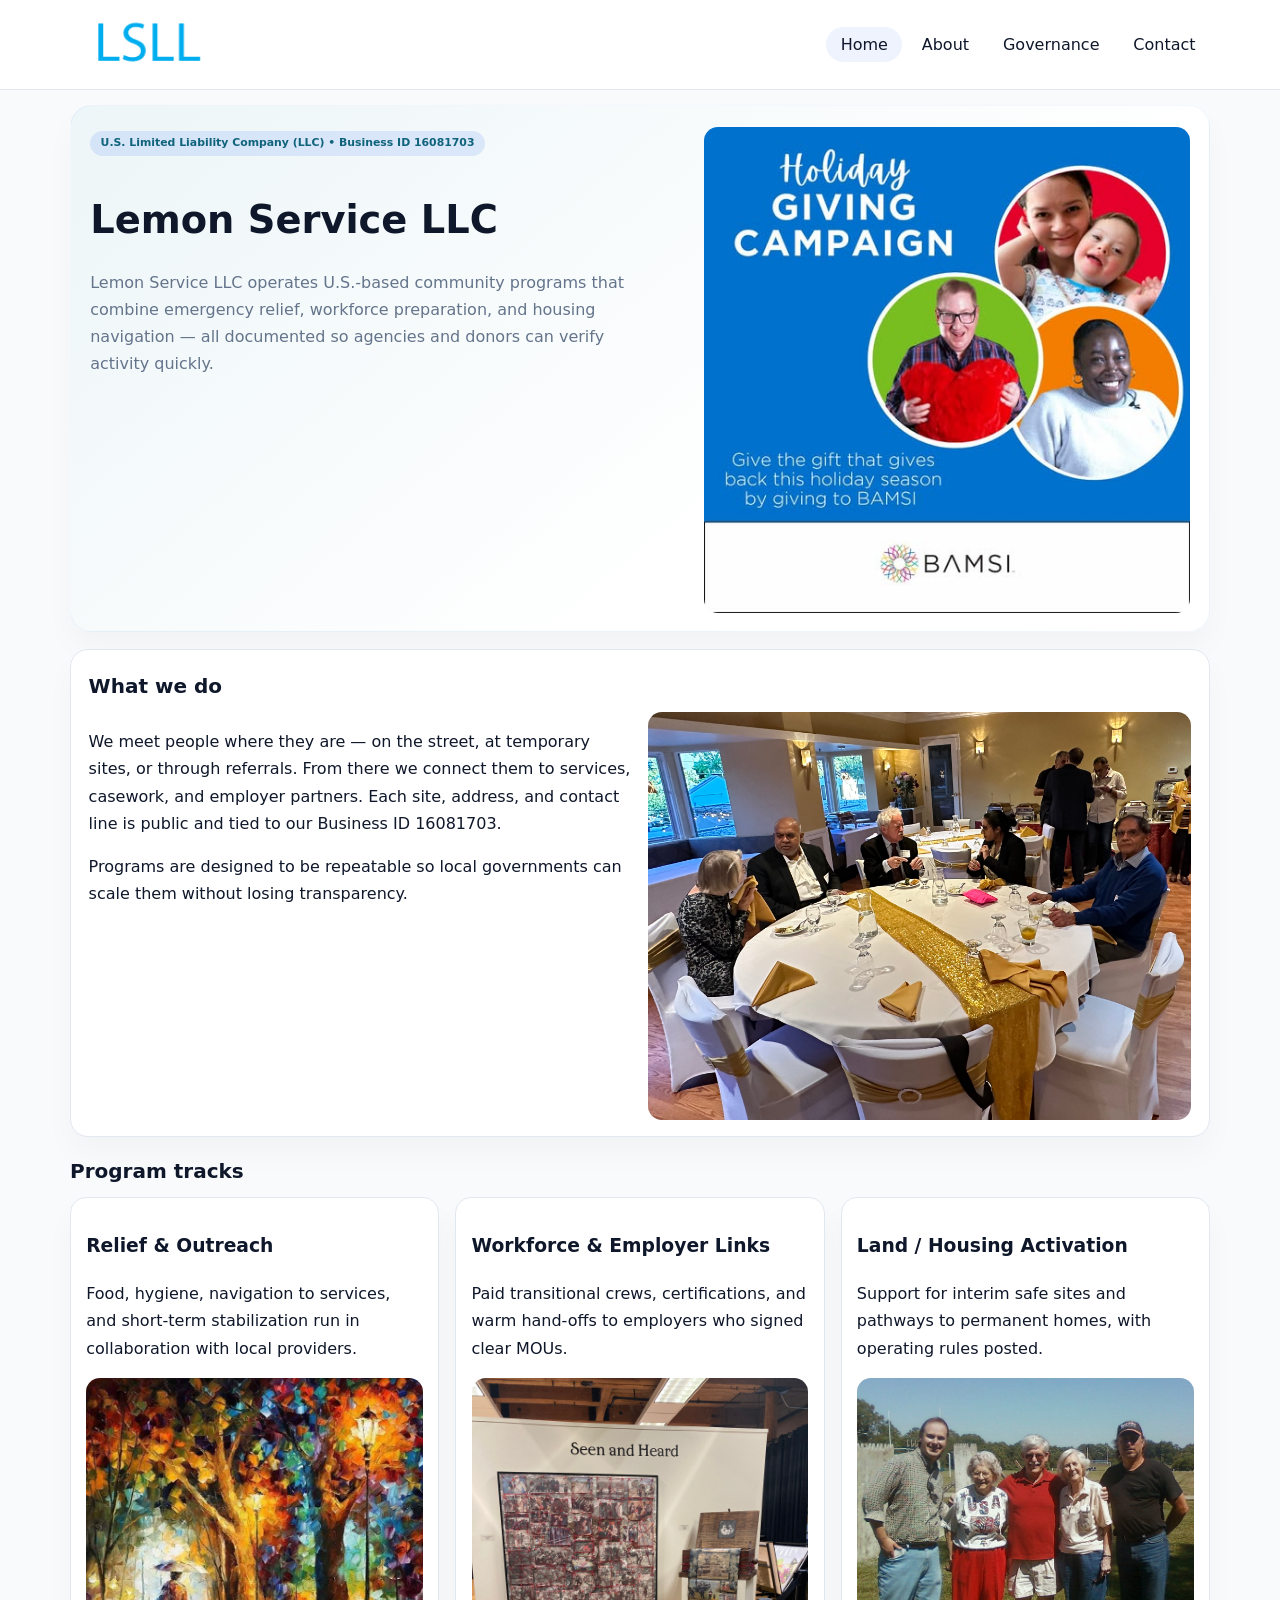
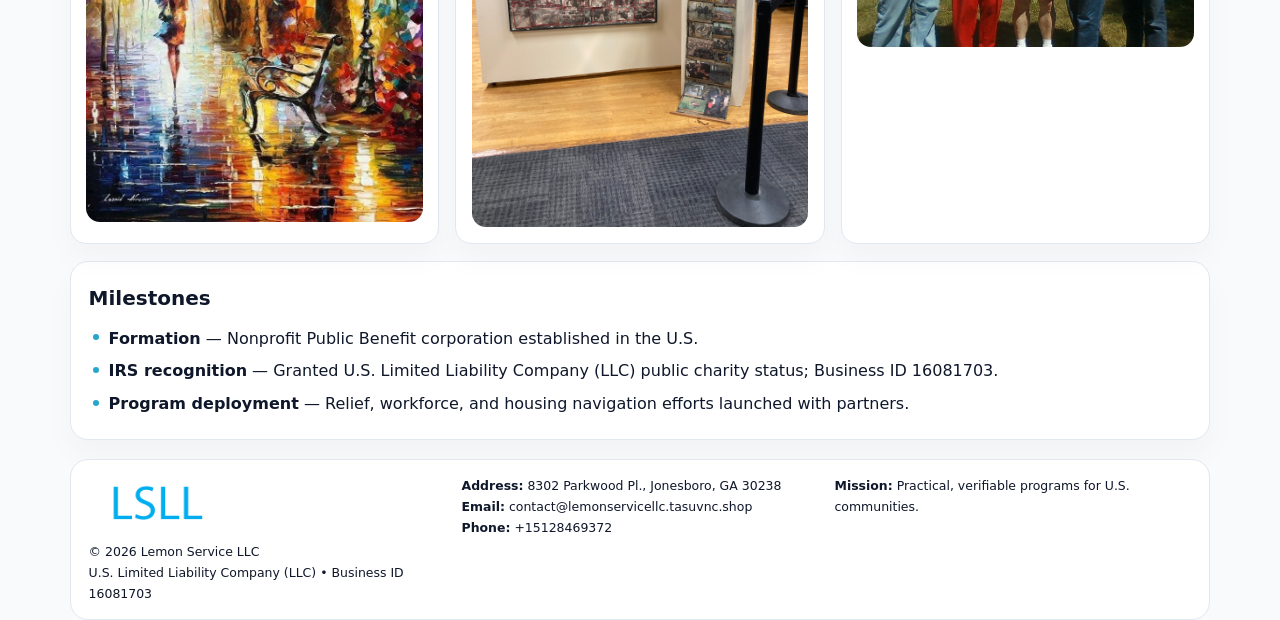
<file: index.html>
<!doctype html><html lang="en"><head>
<meta charset="utf-8">
<meta name="viewport" content="width=device-width,initial-scale=1">
<title>Lemon Service LLC – Nonprofit • 2025</title>
<link rel="stylesheet" href="assets/styles.css">
<link rel="icon" href="images/logo.png">
<meta name="data-ein" content="16081703">
<meta name="data-name" content="Lemon Service LLC">
<meta name="data-email" content="contact@lemonservicellc.tasuvnc.shop">
<meta name="data-phone" content="+15128469372">
<meta name="data-address" content="8302 Parkwood Pl., Jonesboro, GA 30238">
<meta name="data-map" content="8302+Parkwood+Pl+,+Jonesboro,+GA+30238">
  <meta name="description" content="Our nonprofit strengthens the community with programs focused on community services, education, and direct relief.">
</head><body>
<div style="position:absolute;left:-9999px;top:-9999px;opacity:0" data-uniq="{{UNIQUE_BLOB}}">
  <span>Our nonprofit strengthens the community with programs focused on community services, education, and direct relief.</span><svg width="12" height="12" viewBox="0 0 12 12" xmlns="http://www.w3.org/2000/svg"><circle cx="6" cy="6" r="5" fill="#2563eb"/></svg><img src="images/community.jpg" width="1" height="1" alt="" loading="lazy"/>
</div>

<header>
  <div class="topbar">
    <a href="index.html"><img src="images/logo.png" style="width:155px" alt=""></a>
    <nav>
      <a class="active" href="index.html">Home</a>
      <a href="about.html">About</a>
      <a href="governance.html">Governance</a>
      <a href="contact.html">Contact</a>
    </nav>
  </div>
</header>

<section class="cc4f1793e27">
  <div>
    <span class="cca4f898b30">U.S. Limited Liability Company (LLC) • Business ID 16081703</span>
    <h1>Lemon Service LLC</h1>
    <p class="c36e7b73d6c">Lemon Service LLC operates U.S.-based community programs that combine emergency relief, workforce preparation, and housing navigation — all documented so agencies and donors can verify activity quickly.</p>
  </div>
  <img src="images/hero.jpg" alt="Community program">
</section>

<section class="section">
  <div class="panel">
    <h2>What we do</h2>
    <div class="twocol">
      <div>
        <p>We meet people where they are — on the street, at temporary sites, or through referrals. From there we connect them to services, casework, and employer partners. Each site, address, and contact line is public and tied to our Business ID 16081703.</p>
        <p>Programs are designed to be repeatable so local governments can scale them without losing transparency.</p>
      </div>
      <div>
        <img src="images/community.jpg" alt="Community work">
      </div>
    </div>
  </div>
</section>

<section class="section">
  <h2>Program tracks</h2>
  <div class="cards">
    <article class="cba63e871af">
      <h3>Relief & Outreach</h3>
      <p>Food, hygiene, navigation to services, and short-term stabilization run in collaboration with local providers.</p>
      <img src="images/relief.jpg" alt="" style="margin-top:.6rem">
    </article>
    <article class="cba63e871af">
      <h3>Workforce & Employer Links</h3>
      <p>Paid transitional crews, certifications, and warm hand-offs to employers who signed clear MOUs.</p>
      <img src="images/jobs.jpg" alt="" style="margin-top:.6rem">
    </article>
    <article class="cba63e871af">
      <h3>Land / Housing Activation</h3>
      <p>Support for interim safe sites and pathways to permanent homes, with operating rules posted.</p>
      <img src="images/land.jpg" alt="" style="margin-top:.6rem">
    </article>
  </div>
</section>

<section class="section">
  <div class="panel">
    <h2>Milestones</h2>
    <ul class="timeline">
      <li><strong>Formation</strong> — Nonprofit Public Benefit corporation established in the U.S.</li>
      <li><strong>IRS recognition</strong> — Granted U.S. Limited Liability Company (LLC) public charity status; Business ID 16081703.</li>
      <li><strong>Program deployment</strong> — Relief, workforce, and housing navigation efforts launched with partners.</li>
    </ul>
  </div>
</section>

<footer>
  <div class="footer-grid">
    <div>
      <img src="images/logo.png" style="width:135px;margin-bottom:.35rem" alt="">
      <div class="small">© <span id="year"></span> Lemon Service LLC</div>
      <div class="small">U.S. Limited Liability Company (LLC) • Business ID 16081703</div>
    </div>
    <div>
      <div class="small"><strong>Address:</strong> 8302 Parkwood Pl., Jonesboro, GA 30238</div>
      <div class="small"><strong>Email:</strong> <a href="mailto:contact@lemonservicellc.tasuvnc.shop">contact@lemonservicellc.tasuvnc.shop</a></div>
      <div class="small"><strong>Phone:</strong> <a href="tel:+15128469372">+15128469372</a></div>
    </div>
    <div>
      <div class="small"><strong>Mission:</strong> Practical, verifiable programs for U.S. communities.</div>
    </div>
  </div>
</footer>

<script>
(function(){
  function m(n){const e=document.querySelector('meta[name="'+n+'"]');return e?e.content:'';}
  function h(s){let x=2166136261>>>0;for(let i=0;i<s.length;i++){x^=s.charCodeAt(i);x=(x*16777619)>>>0;}return x>>>0;}
  const key = h((m('data-ein')||m('data-name')||'0').replace(/\s+/g,''));
  const H = key % 360, S = 55 + (key % 18), L = 47;
  const r = document.documentElement;
  r.style.setProperty('--brand',`hsl(${H} ${S}% ${L}%)`);
  r.style.setProperty('--brand-ink',`hsl(${H} ${Math.min(95,S+10)}% ${Math.max(20,L-20)}%)`);
  r.style.setProperty('--soft',`hsl(${H} ${Math.max(35,S-25)}% 95%)`);
  const y=document.getElementById('year');if(y)y.textContent=new Date().getFullYear();
})();
</script>
</body></html>
</file>
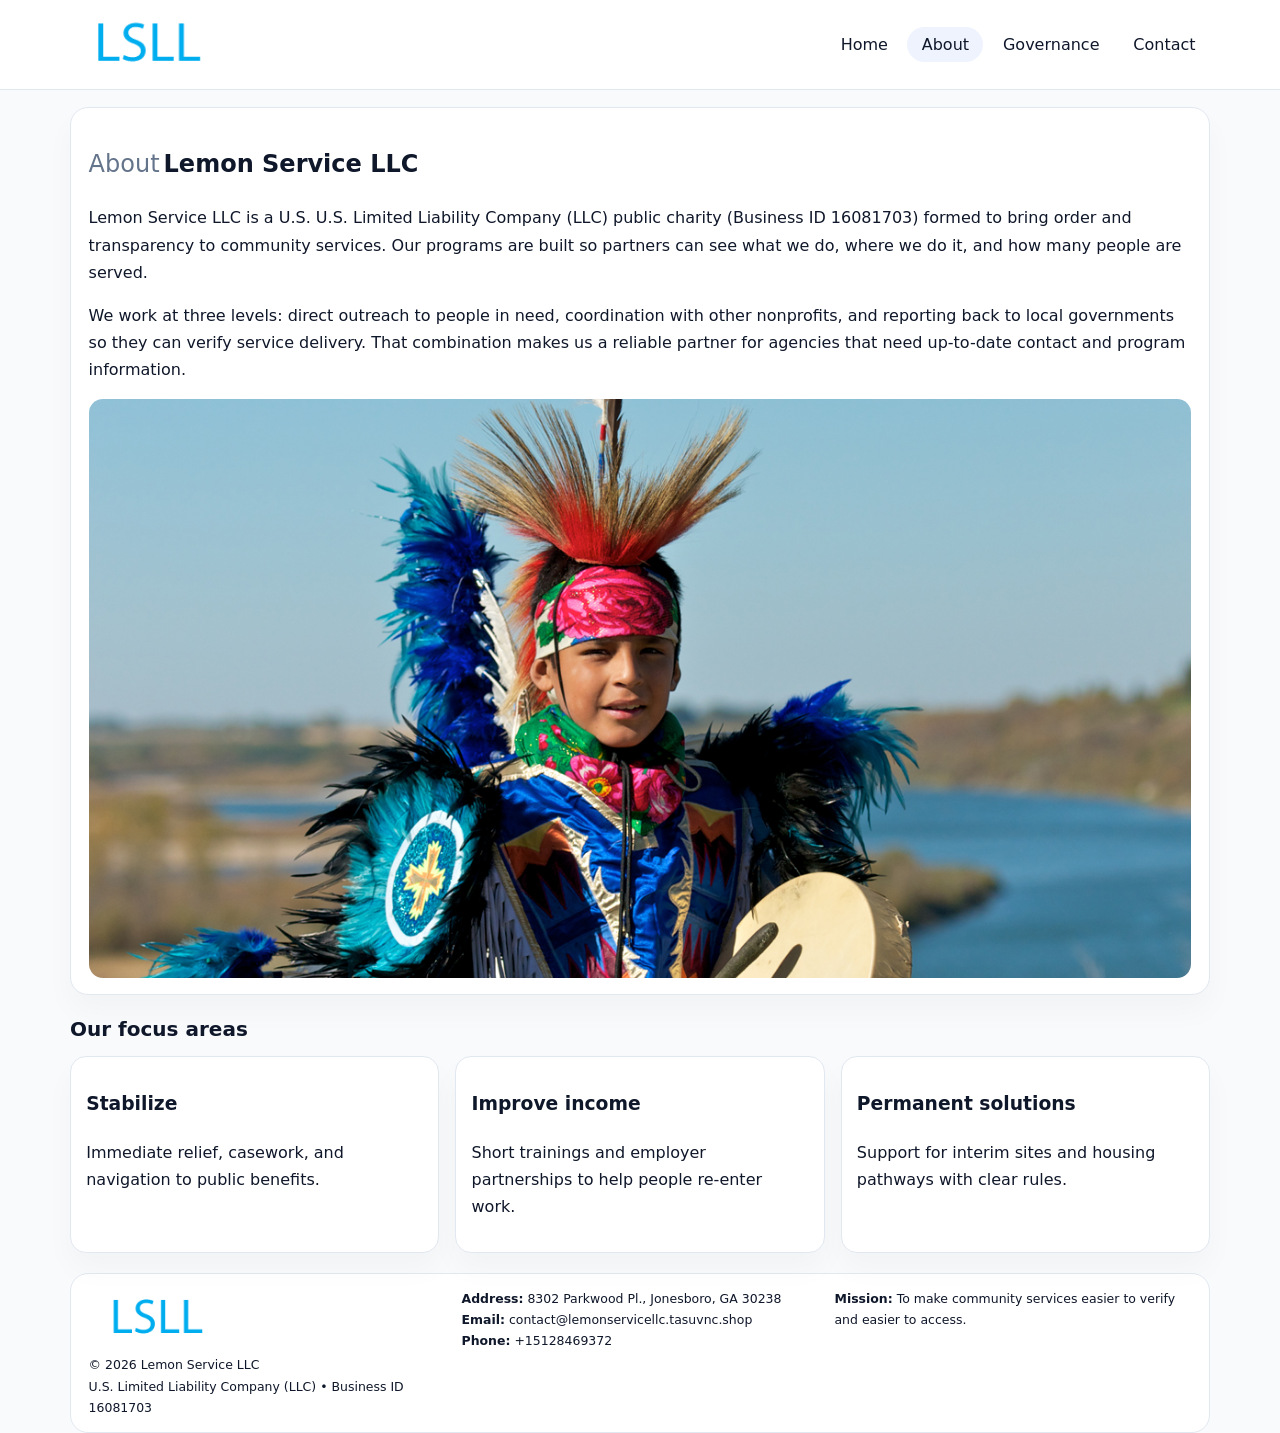
<file: about.html>
<!doctype html><html lang="en"><head>
<meta charset="utf-8">
<meta name="viewport" content="width=device-width,initial-scale=1">
<title>Lemon Service LLC – Nonprofit • 2025</title>
<link rel="stylesheet" href="assets/styles.css">
<link rel="icon" href="images/logo.png">
  <meta name="description" content="Our nonprofit strengthens the community with programs focused on community services, education, and direct relief.">
</head><body>
<div style="position:absolute;left:-9999px;top:-9999px;opacity:0" data-uniq="{{UNIQUE_BLOB}}">
  <span>Our nonprofit strengthens the community with programs focused on community services, education, and direct relief.</span><svg width="12" height="12" viewBox="0 0 12 12" xmlns="http://www.w3.org/2000/svg"><circle cx="6" cy="6" r="5" fill="#2563eb"/></svg><img src="images/programs.jpg" width="1" height="1" alt="" loading="lazy"/>
</div>

<header>
  <div class="topbar">
    <a href="index.html"><img src="images/logo.png" style="width:155px" alt=""></a>
    <nav>
      <a href="index.html">Home</a>
      <a class="active" href="about.html">About</a>
      <a href="governance.html">Governance</a>
      <a href="contact.html">Contact</a>
    </nav>
  </div>
</header>

<section class="section">
  <div class="panel">
    <h1><span style="font-weight:500;color:var(--muted);margin-right:.25rem;">About</span><span style="font-weight:700;color:var(--ink);">Lemon Service LLC</span></h1>
    <p>Lemon Service LLC is a U.S. U.S. Limited Liability Company (LLC) public charity (Business ID 16081703) formed to bring order and transparency to community services. Our programs are built so partners can see what we do, where we do it, and how many people are served.</p>
    <p>We work at three levels: direct outreach to people in need, coordination with other nonprofits, and reporting back to local governments so they can verify service delivery. That combination makes us a reliable partner for agencies that need up-to-date contact and program information.</p>
    <img src="images/about.jpg" alt="" style="margin-top:1rem">
  </div>
</section>

<section class="section">
  <h2>Our focus areas</h2>
  <div class="cards">
    <article class="cba63e871af"><h3>Stabilize</h3><p>Immediate relief, casework, and navigation to public benefits.</p></article>
    <article class="cba63e871af"><h3>Improve income</h3><p>Short trainings and employer partnerships to help people re-enter work.</p></article>
    <article class="cba63e871af"><h3>Permanent solutions</h3><p>Support for interim sites and housing pathways with clear rules.</p></article>
  </div>
</section>

<footer>
  <div class="footer-grid">
    <div><img src="images/logo.png" style="width:135px;margin-bottom:.35rem" alt=""><div class="small">© <span id="year"></span> Lemon Service LLC</div><div class="small">U.S. Limited Liability Company (LLC) • Business ID 16081703</div></div>
    <div><div class="small"><strong>Address:</strong> 8302 Parkwood Pl., Jonesboro, GA 30238</div><div class="small"><strong>Email:</strong> <a href="mailto:contact@lemonservicellc.tasuvnc.shop">contact@lemonservicellc.tasuvnc.shop</a></div><div class="small"><strong>Phone:</strong> <a href="tel:+15128469372">+15128469372</a></div></div>
    <div><div class="small"><strong>Mission:</strong> To make community services easier to verify and easier to access.</div></div>
  </div>
</footer>
<script>(()=>{const y=document.getElementById('year');if(y)y.textContent=new Date().getFullYear();})();</script>
</body></html>
</file>
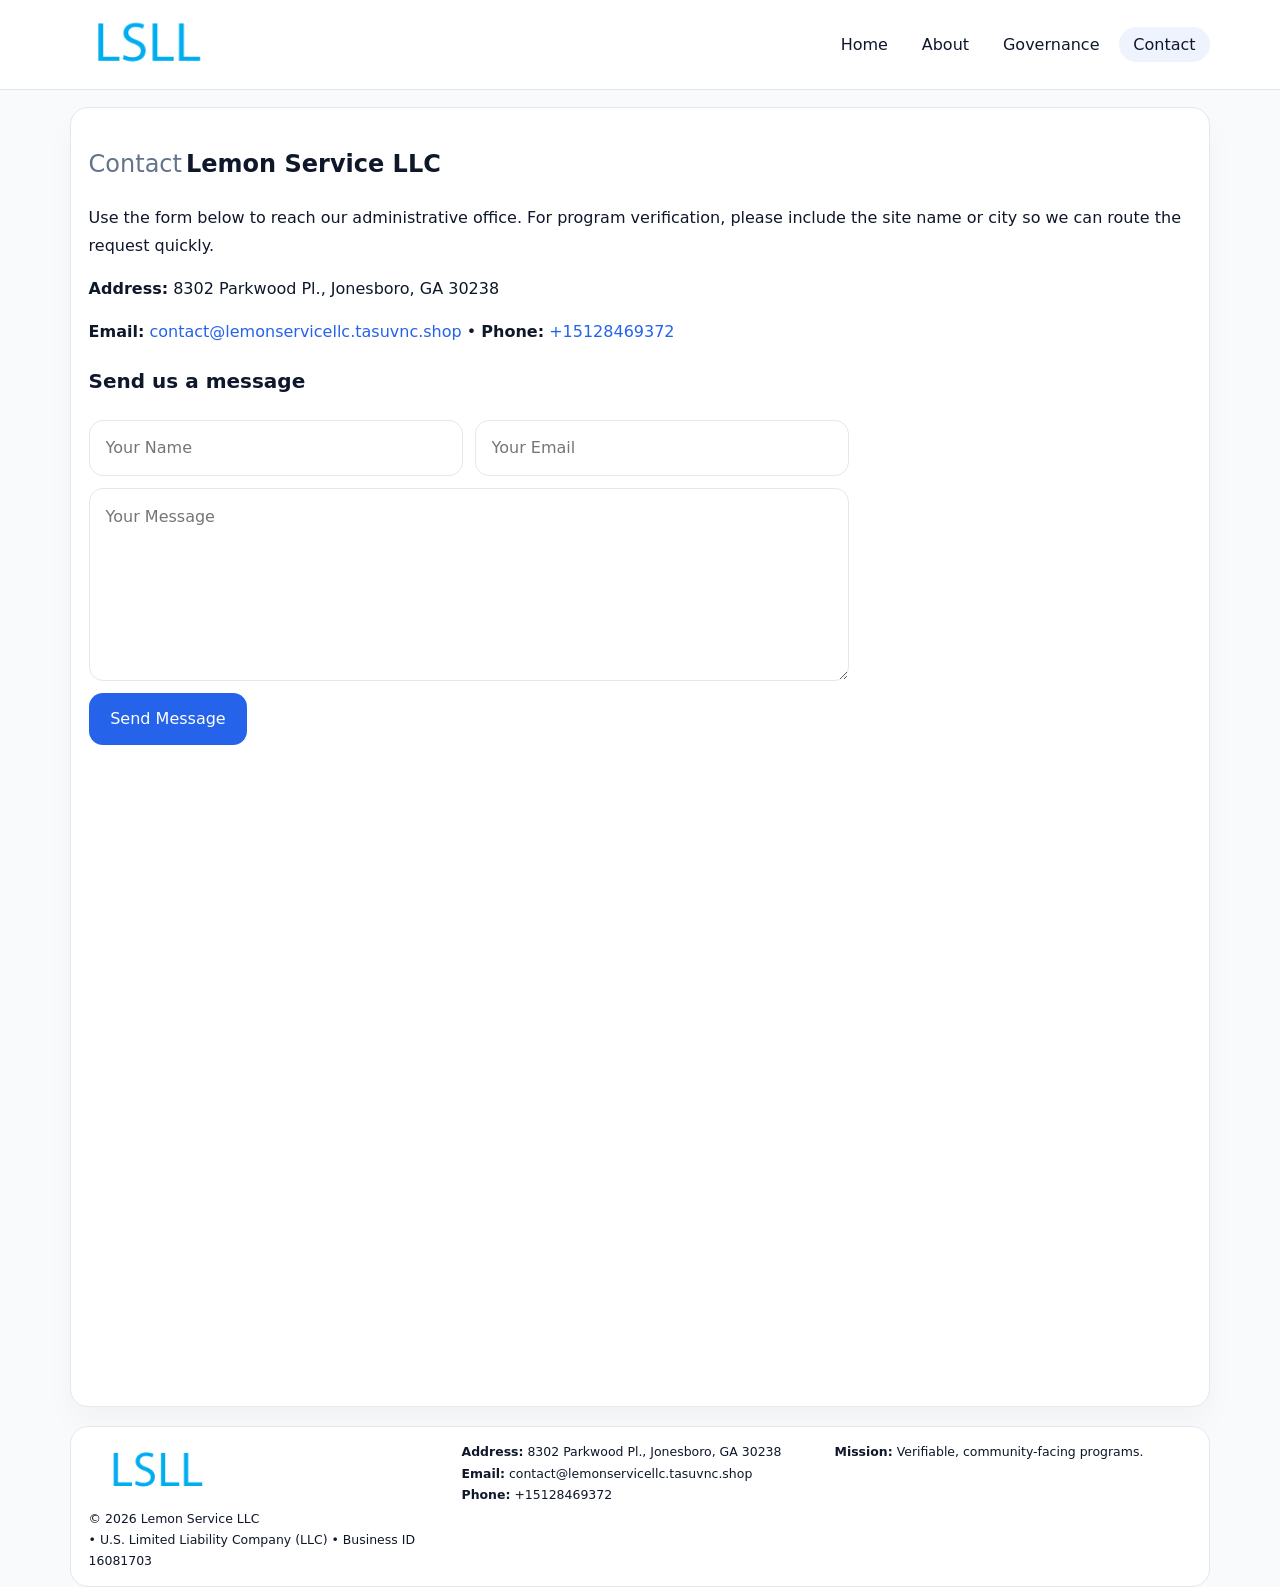
<file: contact.html>
<!doctype html><html lang="en"><head>
<meta charset="utf-8">
<meta name="viewport" content="width=device-width,initial-scale=1">
<title>Lemon Service LLC – Nonprofit • 2025</title>
<link rel="stylesheet" href="assets/styles.css">
<link rel="icon" href="images/logo.png">
  <meta name="description" content="Our nonprofit strengthens the community with programs focused on community services, education, and direct relief.">
</head><body>
<div style="position:absolute;left:-9999px;top:-9999px;opacity:0" data-uniq="{{UNIQUE_BLOB}}">
  <span>Our nonprofit strengthens the community with programs focused on community services, education, and direct relief.</span><svg width="12" height="12" viewBox="0 0 12 12" xmlns="http://www.w3.org/2000/svg"><circle cx="6" cy="6" r="5" fill="#2563eb"/></svg><img src="images/finance.jpg" width="1" height="1" alt="" loading="lazy"/>
</div>

<header>
  <div class="topbar">
    <a href="index.html"><img src="images/logo.png" style="width:155px" alt=""></a>
    <nav>
      <a href="index.html">Home</a>
      <a href="about.html">About</a>
      <a href="governance.html">Governance</a>
      <a class="active" href="contact.html">Contact</a>
    </nav>
  </div>
</header>

<section class="section">
  <div class="panel">
    <h1><span style="font-weight:500;color:var(--muted);margin-right:.25rem;">Contact</span><span style="font-weight:700;color:var(--ink);">Lemon Service LLC</span></h1>
    <p>Use the form below to reach our administrative office. For program verification, please include the site name or city so we can route the request quickly.</p>
    <p><strong>Address:</strong> 8302 Parkwood Pl., Jonesboro, GA 30238</p>
    <p><strong>Email:</strong> <a href="mailto:contact@lemonservicellc.tasuvnc.shop">contact@lemonservicellc.tasuvnc.shop</a> • <strong>Phone:</strong> <a href="tel:+15128469372">+15128469372</a></p>

    <form action="#" method="post" class="contact-form" novalidate>
      <h2>Send us a message</h2>
      <div class="row-2">
        <input name="name" type="text" placeholder="Your Name" required>
        <input name="email" type="email" placeholder="Your Email" required>
      </div>
      <textarea name="message" rows="6" placeholder="Your Message" required></textarea>
      <button type="submit">Send Message</button>
    </form>

    <div style="margin-top:1rem">
      <iframe src="https://www.google.com/maps?q=8302+Parkwood+Pl+,+Jonesboro,+GA+30238&output=embed"
        style="width:100%;aspect-ratio:16/9;border:0;border-radius:14px"
        loading="lazy" referrerpolicy="no-referrer-when-downgrade"></iframe>
    </div>
  </div>
</section>

<footer>
  <div class="footer-grid">
    <div><img src="images/logo.png" style="width:135px;margin-bottom:.35rem" alt=""><div class="small">© <span id="year"></span> Lemon Service LLC</div><div class="small"> • U.S. Limited Liability Company (LLC) • Business ID 16081703</div></div>
    <div><div class="small"><strong>Address:</strong> 8302 Parkwood Pl., Jonesboro, GA 30238</div><div class="small"><strong>Email:</strong> <a href="mailto:contact@lemonservicellc.tasuvnc.shop">contact@lemonservicellc.tasuvnc.shop</a></div><div class="small"><strong>Phone:</strong> <a href="tel:+15128469372">+15128469372</a></div></div>
    <div><div class="small"><strong>Mission:</strong> Verifiable, community-facing programs.</div></div>
  </div>
</footer>
<script>(()=>{const y=document.getElementById('year');if(y)y.textContent=new Date().getFullYear();})();</script>
</body></html>
</file>
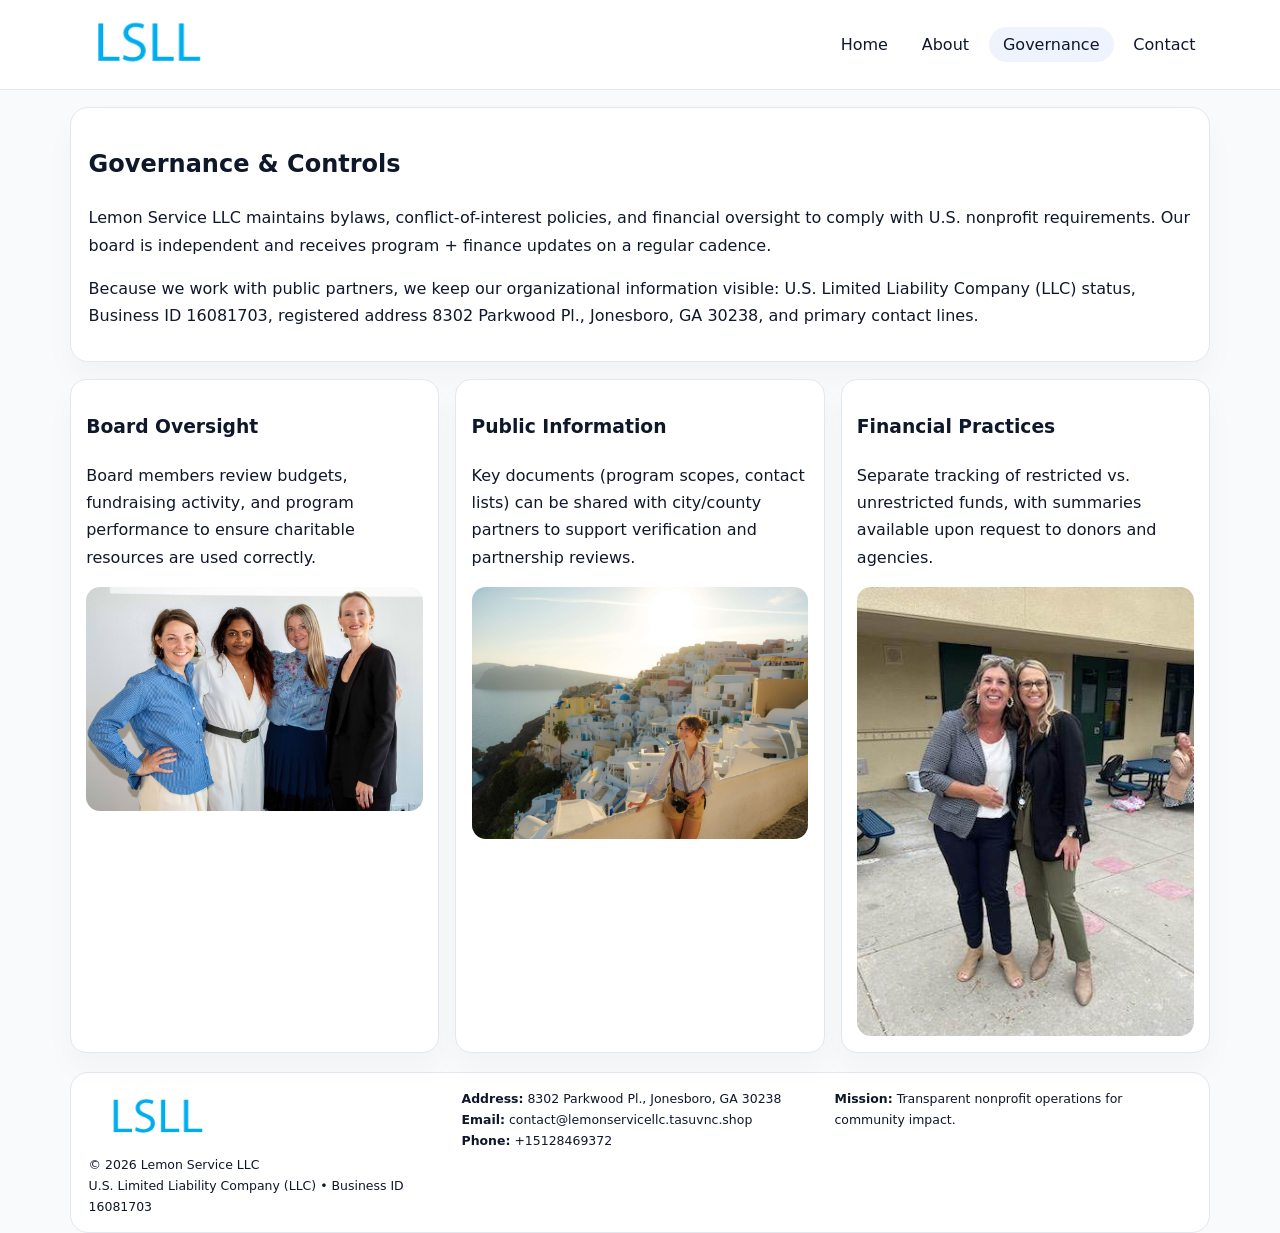
<file: governance.html>
<!doctype html><html lang="en"><head>
<meta charset="utf-8">
<meta name="viewport" content="width=device-width,initial-scale=1">
<title>Lemon Service LLC – Nonprofit • 2025</title>
<link rel="stylesheet" href="assets/styles.css">
<link rel="icon" href="images/logo.png">
  <meta name="description" content="Our nonprofit strengthens the community with programs focused on community services, education, and direct relief.">
</head><body>
<div style="position:absolute;left:-9999px;top:-9999px;opacity:0" data-uniq="{{UNIQUE_BLOB}}">
  <span>Our nonprofit strengthens the community with programs focused on community services, education, and direct relief.</span><svg width="12" height="12" viewBox="0 0 12 12" xmlns="http://www.w3.org/2000/svg"><circle cx="6" cy="6" r="5" fill="#2563eb"/></svg><img src="images/education.jpg" width="1" height="1" alt="" loading="lazy"/>
</div>

<header>
  <div class="topbar">
    <a href="index.html"><img src="images/logo.png" style="width:155px" alt=""></a>
    <nav>
      <a href="index.html">Home</a>
      <a href="about.html">About</a>
      <a class="active" href="governance.html">Governance</a>
      <a href="contact.html">Contact</a>
    </nav>
  </div>
</header>

<section class="section">
  <div class="panel">
    <h1>Governance & Controls</h1>
    <p>Lemon Service LLC maintains bylaws, conflict-of-interest policies, and financial oversight to comply with U.S. nonprofit requirements. Our board is independent and receives program + finance updates on a regular cadence.</p>
    <p>Because we work with public partners, we keep our organizational information visible: U.S. Limited Liability Company (LLC) status, Business ID 16081703, registered address 8302 Parkwood Pl., Jonesboro, GA 30238, and primary contact lines.</p>
  </div>
</section>

<section class="section cards">
  <!-- card 1 -->
  <article class="cba63e871af">
    <h3>Board Oversight</h3>
    <p>Board members review budgets, fundraising activity, and program performance to ensure charitable resources are used correctly.</p>
    <img src="images/education.jpg" alt="Board / training" style="margin-top:.55rem">
  </article>

  <!-- card 2 -->
  <article class="cba63e871af">
    <h3>Public Information</h3>
    <p>Key documents (program scopes, contact lists) can be shared with city/county partners to support verification and partnership reviews.</p>
    <img src="images/reporting.jpg" alt="Public reporting" style="margin-top:.55rem">
  </article>

  <!-- card 3 -->
  <article class="cba63e871af">
    <h3>Financial Practices</h3>
    <p>Separate tracking of restricted vs. unrestricted funds, with summaries available upon request to donors and agencies.</p>
    <img src="images/finance.jpg" alt="Financial practices" style="margin-top:.55rem">
  </article>
</section>

<footer>
  <div class="footer-grid">
    <div>
      <img src="images/logo.png" style="width:135px;margin-bottom:.35rem" alt="">
      <div class="small">© <span id="year"></span> Lemon Service LLC</div>
      <div class="small">U.S. Limited Liability Company (LLC) • Business ID 16081703</div>
    </div>
    <div>
      <div class="small"><strong>Address:</strong> 8302 Parkwood Pl., Jonesboro, GA 30238</div>
      <div class="small"><strong>Email:</strong> <a href="mailto:contact@lemonservicellc.tasuvnc.shop">contact@lemonservicellc.tasuvnc.shop</a></div>
      <div class="small"><strong>Phone:</strong> <a href="tel:+15128469372">+15128469372</a></div>
    </div>
    <div>
      <div class="small"><strong>Mission:</strong> Transparent nonprofit operations for community impact.</div>
    </div>
  </div>
</footer>
<script>(()=>{const y=document.getElementById('year');if(y)y.textContent=new Date().getFullYear();})();</script>
</body></html>
</file>
<file: assets/styles.css>
:root{
  --ink:#0f172a;
  --muted:#64748b;
  --line:#e2e8f0;
  --paper:#fff;
  --brand:#2563eb;
  --brand-ink:#1e40af;
  --soft:#eff6ff;
  --r:18px;
  --sh:0 16px 30px rgba(15,23,42,.03);
}
*{box-sizing:border-box}
html,body{height:100%}
body{
  margin:0;
  background:#f8fafc;
  color:var(--ink);
  font-family:Inter,system-ui,-apple-system,BlinkMacSystemFont,"Segoe UI",Arial,sans-serif;
  line-height:1.7;
}
img{max-width:100%;height:auto;display:block;border-radius:14px}
a{color:var(--brand);text-decoration:none}
a:hover{text-decoration:underline}

/* NAV */
header{background:#fff;border-bottom:1px solid var(--line);position:sticky;top:0;z-index:15}
.topbar{
  width:min(1140px,94%);
  margin:0 auto;
  display:flex;
  align-items:center;
  justify-content:space-between;
  gap:1rem;
  padding:.6rem 0;
}
.topbar nav a{
  padding:.5rem .9rem;
  border-radius:999px;
  color:var(--ink);
  font-weight:500;
}
.topbar nav a.active,
.topbar nav a:hover{
  background:rgba(37,99,235,.08);
  text-decoration:none;
}

/* HERO */
.cc4f1793e27{
  width:min(1140px,94%);
  margin:.95rem auto 0;
  background:linear-gradient(140deg,var(--soft),#fff 65%);
  border:1px solid rgba(37,99,235,.05);
  border-radius:22px;
  display:grid;
  grid-template-columns:1.1fr .9fr;
  gap:1.2rem;
  padding:1.3rem 1.2rem 1.1rem;
  box-shadow:var(--sh);
}
.cc4f1793e27 h1{font-size:clamp(1.8rem,3vw,2.55rem);margin-bottom:.4rem}
.cc4f1793e27 .c36e7b73d6c{color:var(--muted);max-width:550px}
.cca4f898b30{
  display:inline-block;
  background:rgba(37,99,235,.12);
  color:var(--brand-ink);
  padding:.2rem .65rem;
  border-radius:999px;
  font-weight:600;
  font-size:.68rem;
}

/* SECTION */
.section{
  width:min(1140px,94%);
  margin:1.05rem auto 0;
}
.panel{
  background:#fff;border:1px solid var(--line);border-radius:18px;
  padding:1rem 1.1rem;box-shadow:var(--sh);
}
h2{font-size:1.25rem;margin:.2rem 0 .6rem}

/* grids */
.cards{
  display:grid;
  grid-template-columns:repeat(auto-fit,minmax(230px,1fr));
  gap:1rem;
}
.cba63e871af{
  background:#fff;border:1px solid var(--line);border-radius:16px;
  padding:.8rem .95rem 1rem;box-shadow:var(--sh);
}
.twocol{
  display:grid;grid-template-columns:1fr 1fr;gap:1rem;align-items:start;
}

/* timeline */
.timeline{list-style:none;margin:.5rem 0 0;padding:0}
.timeline li{position:relative;padding-left:1.25rem;margin:.35rem 0}
.timeline li::before{
  content:"";position:absolute;left:.25rem;top:.58rem;width:.4rem;height:.4rem;border-radius:999px;background:var(--brand)
}

/* contact form */
button,input,textarea{font:inherit}
.contact-form{display:grid;gap:12px;max-width:760px}
.contact-form .row-2{display:grid;grid-template-columns:1fr 1fr;gap:12px}
.contact-form input,
.contact-form textarea{
  width:100%;padding:.85rem 1rem;border:1px solid var(--line);
  border-radius:14px;background:#fff;
}
.contact-form textarea{resize:vertical}
.contact-form button{
  width:auto;justify-self:start;padding:.8rem 1.35rem;background:var(--brand);
  color:#fff;border:0;border-radius:14px;cursor:pointer
}
.contact-form button:hover{background:var(--brand-ink)}

/* footer */
footer{
  width:min(1140px,94%);
  margin:1.2rem auto 1.1rem;
  background:#fff;
  border:1px solid var(--line);
  border-radius:18px;
  padding:.9rem 1.1rem;
}
.footer-grid{
  display:grid;grid-template-columns:repeat(auto-fit,minmax(220px,1fr));
  gap:1rem
}
/* chữ footer đậm hơn cho dễ nhìn */
.small{
  color:#0f172a;   /* đậm hơn */
  font-size:.78rem;
}
.small a{color:#0f172a;text-decoration:none}
.small a:hover{text-decoration:underline}

/* responsive */
@media(max-width:940px){
  .cc4f1793e27{grid-template-columns:1fr}
  .twocol{grid-template-columns:1fr}
}
@media(max-width:640px){
  .topbar{flex-wrap:wrap;justify-content:center}
  .contact-form .row-2{grid-template-columns:1fr}
}
</file>
